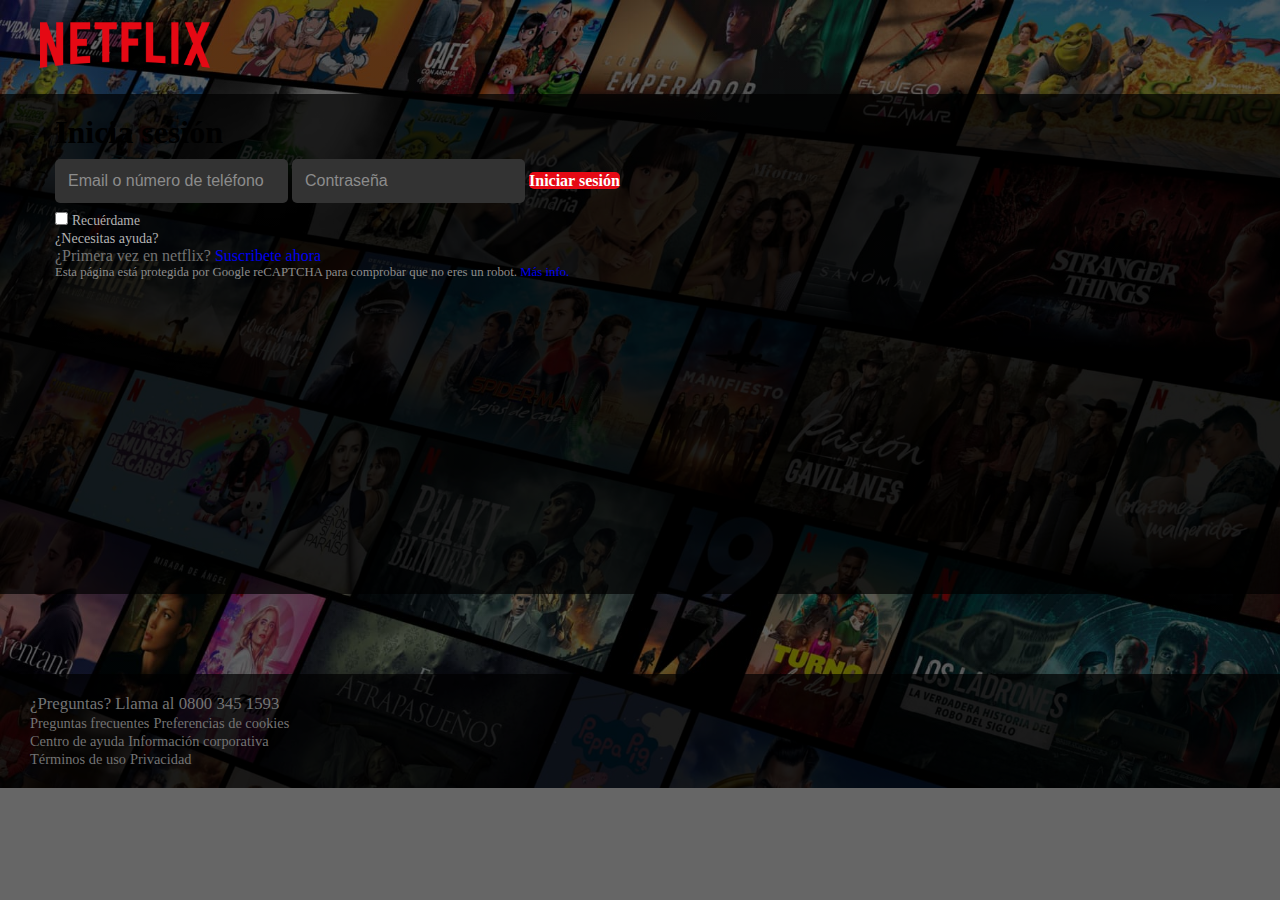
<file: index.html>
<!DOCTYPE html>
<html lang="en">
<head>
    <meta charset="UTF-8">
    <meta http-equiv="X-UA-Compatible" content="IE=edge">
    <meta name="viewport" content="width=device-width, initial-scale=1.0">
    <link href="https://cdn.jsdelivr.net/npm/bootstrap@5.2.0/dist/css/bootstrap.min.css" rel="stylesheet" integrity="sha384-gH2yIJqKdNHPEq0n4Mqa/HGKIhSkIHeL5AyhkYV8i59U5AR6csBvApHHNl/vI1Bx" crossorigin="anonymous">
    <link rel="stylesheet" href="css/style.css">
    <link rel="icon" type="image/x-icon" href="imgs/icons/IconNetflix.png">
    <title>Netflix</title>
</head>
<body class="bg-netflix">
    <div class="container-fluid d-flex flex-column justify-content-between h-auto">
        <header class="row">
            <div class="col">
                <a href="index.html">
                    <img src="imgs/logo/LogoNetflix.png" alt="" class="logo-netflix">
                </a>
            </div>
        </header>
        <main class="row px-5 h-auto">
            <div class="col-sm-12 col-md-9 col-lg-7 col-xl-5 col-xxl-3 mx-auto pb-5 h-auto bg-login rounded mb-4">
                <h1 class="text-white mb-4 mt-5 fw-semibold display-6">Inicia sesión</h1>
                <form action="">
                    <input type="text" id="usuario" placeholder="Email o número de teléfono" class="w-100 input-login" required>
                    <input type="password" id="password" placeholder="Contraseña" class="w-100 input-login" required>
                    <a href="secciones/users/usuariosNetflix.html" class="btn-login w-100 mt-4 mb-2 py-2 d-block text-center">Iniciar sesión</a>
                </form>
                <div class="helps d-flex justify-content-between">
                    <div class="checkbox">
                        <input type="checkbox" id="recordarCuenta">
                        <label for="recordarCuenta" class="labelRecordar">Recuérdame</label>
                    </div>
                    <a href="#" class="d-block text-link">¿Necesitas ayuda?</a>
                </div>
                <div class="footer-login my-5">
                    <p class="color-footer">¿Primera vez en netflix? <a href="#" class="text-white hover-underline">Suscribete ahora</a></p>

                    <div class="captcha">
                        <p class="text-chaptcha">Esta página está protegida por Google reCAPTCHA para comprobar que no eres un robot. <a href="#" class="hover-underline">Más info.</a></p>
                    </div>
                </div>
            </div>
        </main>
        <footer class="row footer mt-5">
            <div class="col-6 mx-auto telefono">
                <p class="text-tel">¿Preguntas? Llama al <a href="#">0800 345 1593</a></p>
            </div>
            <div class="col-10 links d-flex justify-content-evenly flex-wrap mx-auto">
                <div class="link1 d-flex flex-column flex-wrap my-2">
                    <a href="#" class="my-2">Preguntas frecuentes</a>
                    <a href="#" class="my-2">Preferencias de cookies</a>
                </div>
                <div class="link2 d-flex flex-column flex-wrap my-2">
                    <a href="#" class="my-2">Centro de ayuda</a>
                    <a href="#" class="my-2">Información corporativa</a>
                </div>
                <div class="link3 d-flex flex-column flex-wrap my-2">
                    <a href="#" class="my-2">Términos de uso</a>
                    <a href="#" class="my-2">Privacidad</a>
                </div>
                
                
            </div>
        </footer>
    </div>
    


<script src="https://cdn.jsdelivr.net/npm/bootstrap@5.2.0/dist/js/bootstrap.bundle.min.js" integrity="sha384-A3rJD856KowSb7dwlZdYEkO39Gagi7vIsF0jrRAoQmDKKtQBHUuLZ9AsSv4jD4Xa" crossorigin="anonymous"></script>
</body>
</html>
</file>
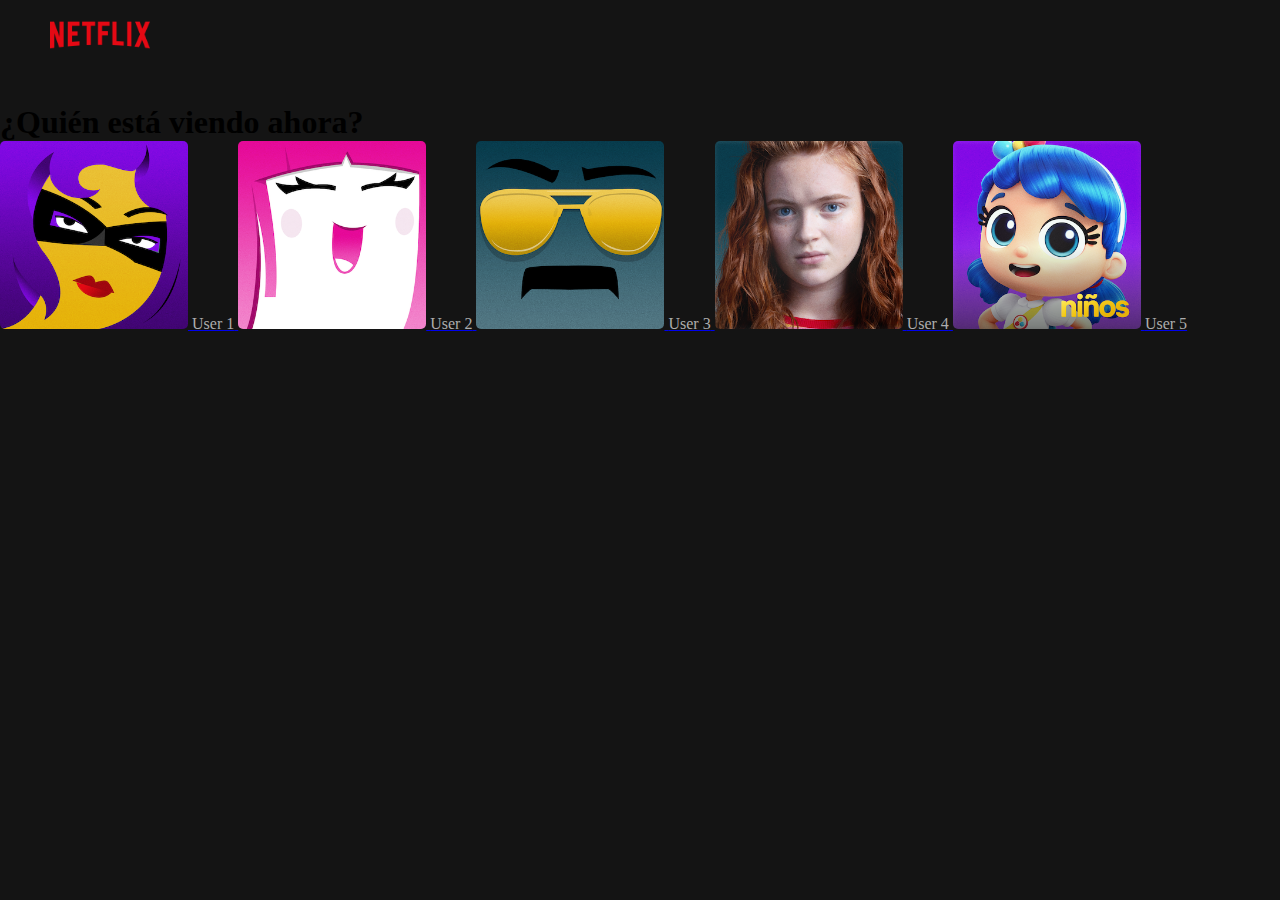
<file: users/usuariosNetflix.html>
<!DOCTYPE html>
<html lang="en">
<head>
    <meta charset="UTF-8">
    <meta http-equiv="X-UA-Compatible" content="IE=edge">
    <meta name="viewport" content="width=device-width, initial-scale=1.0">
    <link href="https://cdn.jsdelivr.net/npm/bootstrap@5.2.0/dist/css/bootstrap.min.css" rel="stylesheet" integrity="sha384-gH2yIJqKdNHPEq0n4Mqa/HGKIhSkIHeL5AyhkYV8i59U5AR6csBvApHHNl/vI1Bx" crossorigin="anonymous">
    <link rel="stylesheet" href="usuarios.css">
    <link rel="icon" type="image/x-icon" href="../imgs/icons/IconNetflix.png">
    <title>Usuarios de Netflix</title>
</head>
<body>

    <div class="container-fluid">
        <header class="row">
            <div class="col">
                <a href="../index.html">
                    <img src="../imgs/logo/LogoNetflix.png" alt="" class="logo-netflix">
                </a>
            </div>
        </header>
        <main class="row">
            <div class="col-12 my-5">
                <h1 class="display-1 text-white fw-normal text-center">¿Quién está viendo ahora?</h1>
            </div>
            <div class="col-12 col-sm-8 col-xxl-8 p-5 mx-auto d-flex justify-content-between flex-wrap">
                <a href="../peliculas/peliculas.html" class="d-flex flex-column text-decoration-none">
                    <img src="../imgs/usuarios/user1.png" alt="" class="img-user">
                    <span class="text-center h3 my-2">User 1</span>
                </a>
                <a href="../peliculas/peliculas.html" class="d-flex flex-column text-decoration-none">
                    <img src="../imgs/usuarios/user2.png" alt="" class="img-user">
                    <span class="text-center h3 my-2">User 2</span>
                </a>
                <a href="../peliculas/peliculas.html" class="d-flex flex-column text-decoration-none">
                    <img src="../imgs/usuarios/user3.png" alt="" class="img-user">
                    <span class="text-center h3 my-2">User 3</span>
                </a>
                <a href="../peliculas/peliculas.html" class="d-flex flex-column text-decoration-none">
                    <img src="../imgs/usuarios/user4.png" alt="" class="img-user">
                    <span class="text-center h3 my-2">User 4</span>
                </a>
                <a href="../peliculas/peliculas.html" class="d-flex flex-column text-decoration-none">
                    <img src="../imgs/usuarios/user5.png" alt="" class="img-user">
                    <span class="text-center h3 my-2">User 5</span>
                </a>
            </div>
        </main>
    </div>
    
    <script src="https://cdn.jsdelivr.net/npm/bootstrap@5.2.0/dist/js/bootstrap.bundle.min.js" integrity="sha384-A3rJD856KowSb7dwlZdYEkO39Gagi7vIsF0jrRAoQmDKKtQBHUuLZ9AsSv4jD4Xa" crossorigin="anonymous"></script>
</body>
</html>
</file>
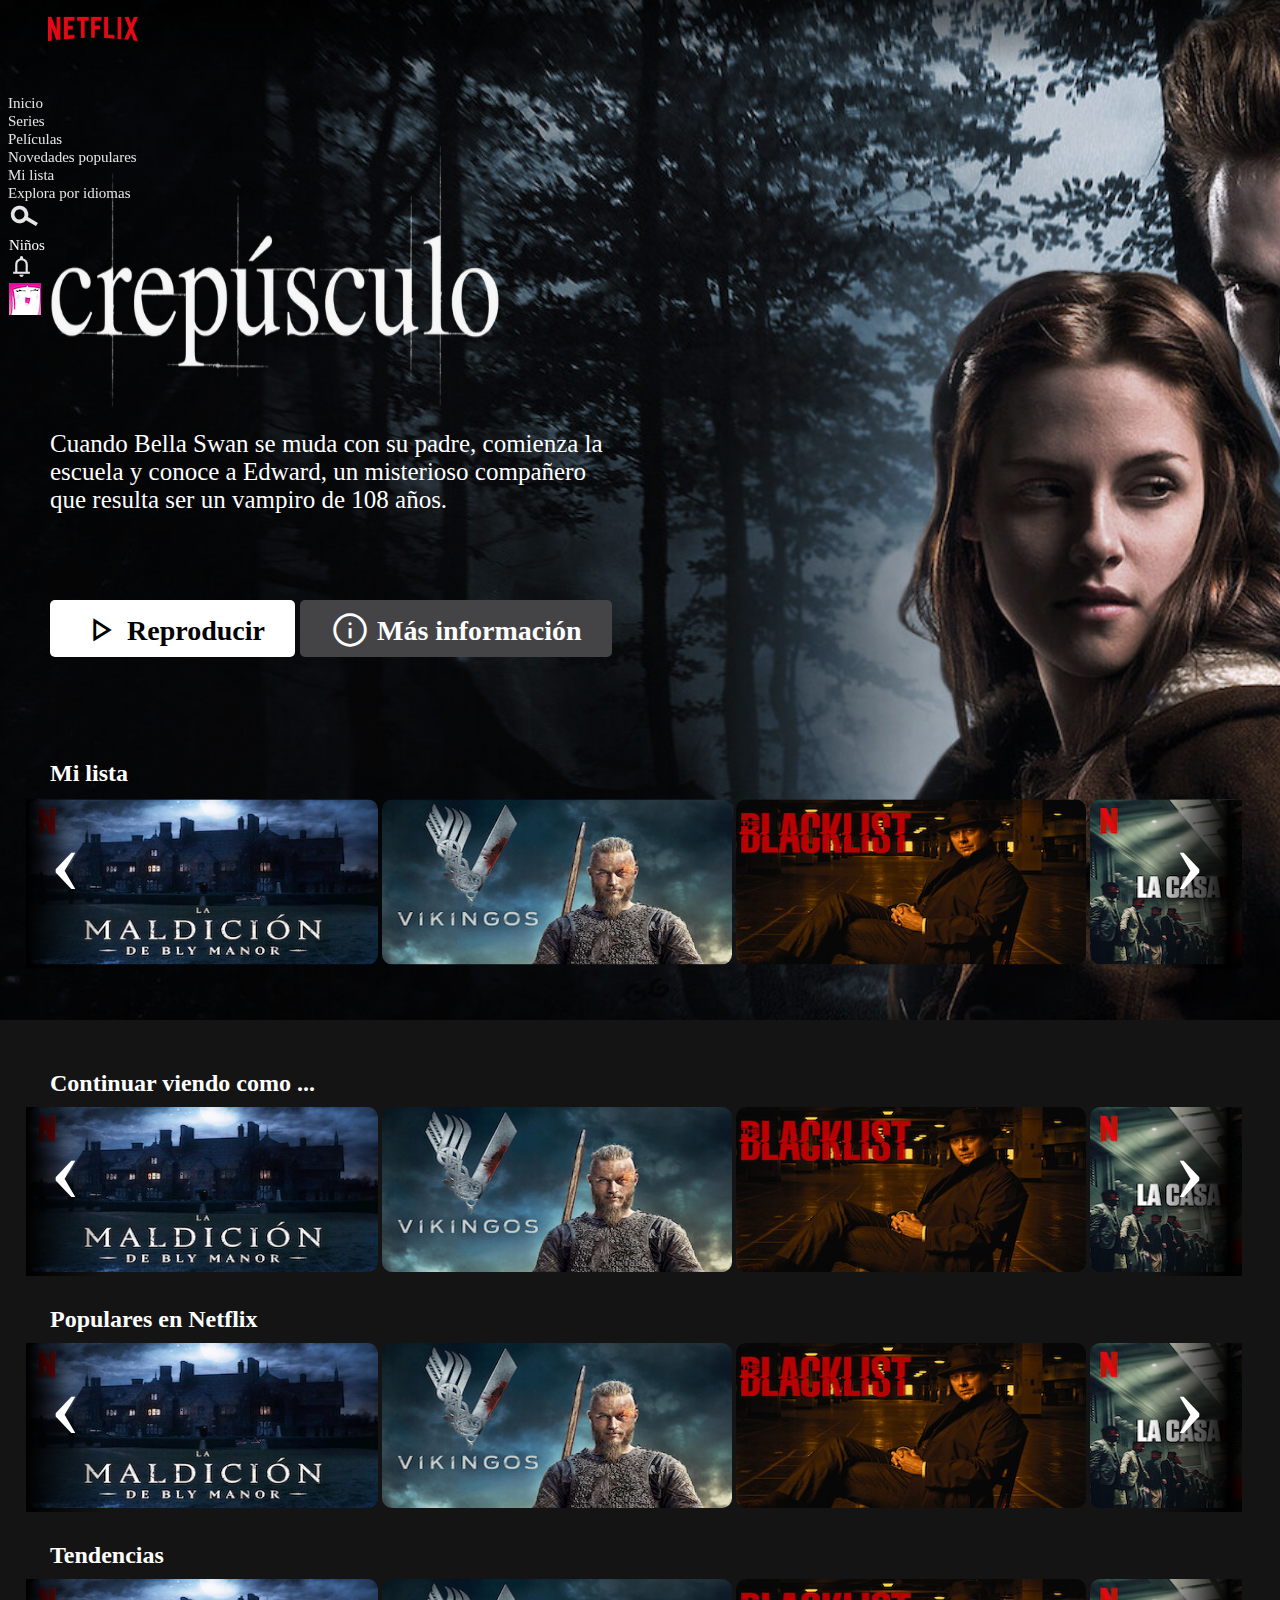
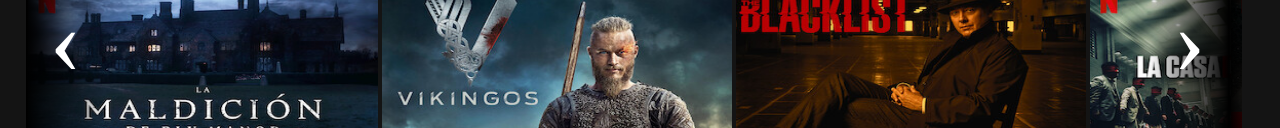
<file: secciones/peliculas/peliculas.html>
<!DOCTYPE html>
<html lang="en">
<head>
    <meta charset="UTF-8">
    <meta http-equiv="X-UA-Compatible" content="IE=edge">
    <meta name="viewport" content="width=device-width, initial-scale=1.0">
    <link href="https://cdn.jsdelivr.net/npm/bootstrap@5.2.0/dist/css/bootstrap.min.css" rel="stylesheet" integrity="sha384-gH2yIJqKdNHPEq0n4Mqa/HGKIhSkIHeL5AyhkYV8i59U5AR6csBvApHHNl/vI1Bx" crossorigin="anonymous">
    <link rel="stylesheet" href="https://fonts.googleapis.com/css2?family=Material+Symbols+Outlined:opsz,wght,FILL,GRAD@48,400,1,0" />
    <link rel="stylesheet" href="peliculas.css">
    <link rel="icon" type="image/x-icon" href="../../imgs/icons/IconNetflix.png">
    <title>Peliculas de Netflix</title>
</head>
<body>

    <!-- MENU DE NETFLIX -->
    <header class="menu d-flex justify-content-between">
        <nav class="row nav-primario">
            <ul class="d-flex ms-4">
                <li>
                    <a href="peliculas.html"><img src="../../imgs/logo/LogoNetflix.png" alt="" class="logo-netflix"></a>
                </li>
                <li class="pt-3 ms-4"><a href="#" class="fw-bold active text-white">Inicio</a></li>
                <li class="pt-3"><a href="#">Series</a></li>
                <li class="pt-3"><a href="#">Películas</a></li>
                <li class="pt-3"><a href="#">Novedades populares</a></li>
                <li class="pt-3"><a href="#">Mi lista</a></li>
                <li class="pt-3"><a href="#">Explora por idiomas</a></li>
            </ul>
        </nav>
        <nav class="row nav-secundario">
            <ul class="d-flex me-4 pt-3">
                <li class="d-flex position-relative">
                    <label for="buscador" id="labelBuscador"><span class="material-symbols-outlined fs-icon-rotate">search</span></label>
                    <input type="text" id="buscador" class="input-buscador">
                </li>
                <li><a href="#">Niños</a></li>
                <li>
                    <span class="material-symbols-outlined fs-icon">notifications</span>
                    <div class="hover-contenedor"></div>
                    <div class="contenedor-notificaciones">
                        <div class="contenido-notificacion">
                            <div class="img">
                                <img src="../../imgs/notificaciones/notificacion1.jpg" alt="">
                            </div>
                            <div class="contenido">
                                <p>Qué ver</p>
                                <p>Explora tus recomendaciones</p>
                                <span>Hace 2 días</span>
                            </div>
                        </div>
                        <hr>
                        <div class="contenido-notificacion">
                            <div class="img">
                                <img src="../../imgs/notificaciones/notificacion2.jpg" alt="">
                            </div>
                            <div class="contenido">
                                <p>Estreno</p>
                                <p>Alma</p>
                                <span>Hace 5 días</span>
                            </div>
                        </div>
                        <hr>
                        <div class="contenido-notificacion">
                            <div class="img">
                                <img src="../../imgs/notificaciones/notificacion3.jpg" alt="">
                            </div>
                            <div class="contenido">
                                <p>Ya disponible</p>
                                <p>Libro 3</p>
                                <span>Hace 1 semana</span>
                            </div>
                        </div>
                        <hr>
                        <div class="contenido-notificacion">
                            <div class="img">
                                <img src="../../imgs/notificaciones/notificacion4.jpg" alt="">
                            </div>
                            <div class="contenido">
                                <p>🔔 Recordatorio: Nueva temporada</p>
                                <p>La temporada 3 ya está disponible.</p>
                                <span>Hace 2 semana</span>
                            </div>
                        </div>
                        <hr>
                        <div class="contenido-notificacion">
                            <div class="img">
                                <img src="../../imgs/notificaciones/notificacion5.jpg" alt="">
                            </div>
                            <div class="contenido">
                                <p>🔔 Recordatorio: Ya disponible</p>
                                <p>Hwarang: The Beginning</p>
                                <span>Hace 1 mes</span>
                            </div>
                        </div>
                        <hr>
                        <div class="contenido-notificacion">
                            <div class="img">
                                <img src="../../imgs/notificaciones/notificacion1.jpg" alt="">
                            </div>
                            <div class="contenido">
                                <p>Qué ver</p>
                                <p>Explora tus recomendaciones</p>
                                <span>Hace 2 días</span>
                            </div>
                        </div>
                        <hr>
                        <div class="contenido-notificacion">
                            <div class="img">
                                <img src="../../imgs/notificaciones/notificacion2.jpg" alt="">
                            </div>
                            <div class="contenido">
                                <p>Estreno</p>
                                <p>Alma</p>
                                <span>Hace 5 días</span>
                            </div>
                        </div>
                        <hr>
                        <div class="contenido-notificacion">
                            <div class="img">
                                <img src="../../imgs/notificaciones/notificacion3.jpg" alt="">
                            </div>
                            <div class="contenido">
                                <p>Ya disponible</p>
                                <p>Libro 3</p>
                                <span>Hace 1 semana</span>
                            </div>
                        </div>
                        <hr>
                        <div class="contenido-notificacion">
                            <div class="img">
                                <img src="../../imgs/notificaciones/notificacion4.jpg" alt="">
                            </div>
                            <div class="contenido">
                                <p>🔔 Recordatorio: Nueva temporada</p>
                                <p>La temporada 3 ya está disponible.</p>
                                <span>Hace 2 semana</span>
                            </div>
                        </div>
                        <hr>
                        <div class="contenido-notificacion">
                            <div class="img">
                                <img src="../../imgs/notificaciones/notificacion5.jpg" alt="">
                            </div>
                            <div class="contenido">
                                <p>🔔 Recordatorio: Ya disponible</p>
                                <p>Hwarang: The Beginning</p>
                                <span>Hace 1 mes</span>
                            </div>
                        </div>
                    </div>
                </li>
                
                <li class="me-5">
                    <img src="../../imgs/usuarios/user2Mini.png" alt="" class="rounded img-users-hover">
                    <div class="hover-contenedor-users"></div>
                    <div class="contenedor-usuarios">
                        <div class="usuario">
                            <a href="" class="d-flex hover-underline">
                                <img src="../../imgs/usuarios/user2Mini.png" alt="" class="rounded h-100">
                                <p class="text-white ms-3 pt-1">User 1</p>
                            </a>
                        </div>

                        <div class="usuario my-1">
                            <a href="" class="d-flex hover-underline">
                                <img src="../../imgs/usuarios/user2Mini.png" alt="" class="rounded h-100">
                                <p class="text-white ms-3 pt-1">User 2</p>
                            </a>
                        </div>

                        <div class="usuario my-1">
                            <a href="" class="d-flex hover-underline">
                                <img src="../../imgs/usuarios/user2Mini.png" alt="" class="rounded h-100">
                                <p class="text-white ms-3 pt-1">User 3</p>
                            </a>
                        </div>

                        <div class="usuario my-1">
                            <a href="" class="d-flex hover-underline">
                                <img src="../../imgs/usuarios/user2Mini.png" alt="" class="rounded h-100">
                                <p class="text-white ms-3 pt-1">User 4</p>
                            </a>
                        </div>

                        <div class="mt-2">
                            <a href="" class="d-flex hover-underline">
                                <span class="material-symbols-outlined fs-icon">edit</span>
                                <p class="text-white ms-3 pt-1">Administrar perfiles</p>
                            </a>
                        </div>

                        <div class="cuenta mt-2">
                            <a href="" class="d-flex hover-underline">
                                <span class="material-symbols-outlined fs-icon">person</span>
                                <p class="text-white ms-3 pt-1">Cuenta</p>
                            </a>
                        </div>

                        <div class="cuenta mt-2">
                            <a href="" class="d-flex hover-underline">
                                <span class="material-symbols-outlined fs-icon">person</span>
                                <p class="text-white ms-3 pt-1">Centro de ayuda</p>
                            </a>
                        </div>

                        <hr>

                        <div class="cuenta">
                            <a href="../../index.html" class="d-flex hover-underline">
                                <p class="text-white text-center ps-3">Cerrar sesión en Netflix</p>
                            </a>
                        </div>
                    </div>
                </li>
            </ul>
        </nav>
    </header>

    <!-- SLIDER Y FONDO GRANDE DE NETFLIX -->
    <section class="container-fluid bg-inicio">
        <span>
            <img src="../../imgs/peliculas/logoBgInicio.png" alt="" class="icon-inicio-bg">
            <p class="text-inicio">Cuando Bella Swan se muda con su padre, comienza la escuela y conoce a Edward, un misterioso compañero que resulta ser un vampiro de 108 años.</p>
            <a href="https://www.netflix.com/watch/70099113?trackId=251973876&tctx=0%2C0%2Ce1466f4b-806c-4656-83da-61322b14e103-66178047%2CGPS_0069BF84A5FBAC85E73553E239F30A-6FE10057435A9E-75D519645C_p_1661435801604%2CGPS_0069BF84A5FBAC85E73553E239F30A_p_1661435801604%2C%2C%2C%2C" class="icon-play-bg text-center">
                <span class="material-symbols-outlined span-play">play_arrow</span>
                Reproducir
            </a>

            <a href="" class="icon-info-bg text-center">
                <span class="material-symbols-outlined span-info">info</span>
                Más información
            </a>
        </span>
        <!-- SLIDER - CAROUSEL -->
        <h2 class="d-inline-block titulo-primer-carousel">Mi lista</h2>
        <div class="wrapper">
            <section id="section1">
                <a href="#section3">‹</a>
                <div class="item">
                    <img src="../../imgs/peliculas/pelicula1.jpg">
                </div>
                <div class="item">
                    <img src="../../imgs/peliculas/pelicula2.jpg">
                </div>
                <div class="item">
                    <img src="../../imgs/peliculas/pelicula3.jpg">
                </div>
                <div class="item">
                    <img src="../../imgs/peliculas/pelicula4.jpg">
                </div>
                <div class="item">
                    <img src="../../imgs/peliculas/pelicula5.jpg">
                </div>
                <a href="#section2">›</a>
            </section>
            <section id="section2">
                <a href="#section1">‹</a>
                <div class="item">
                    <img src="../../imgs/peliculas/pelicula6.jpg">
                </div>
                <div class="item">
                    <img src="../../imgs/peliculas/pelicula7.jpg">
                </div>
                <div class="item">
                    <img src="../../imgs/peliculas/pelicula1.jpg">
                </div>
                <div class="item">
                    <img src="../../imgs/peliculas/pelicula2.jpg">
                </div>
                <div class="item">
                    <img src="../../imgs/peliculas/pelicula3.jpg">
                </div>
                <a href="#section3">›</a>
            </section>
        
            <section id="section3">
                <a href="#section2">‹</a>
                <div class="item">
                    <img src="../../imgs/peliculas/pelicula4.jpg">
                </div>
                <div class="item">
                    <img src="../../imgs/peliculas/pelicula5.jpg">
                </div>
                <div class="item">
                    <img src="../../imgs/peliculas/pelicula6.jpg">
                </div>
                <div class="item">
                    <img src="../../imgs/peliculas/pelicula7.jpg">
                </div>
                <div class="item">
                    <img src="../../imgs/peliculas/pelicula1.jpg">
                </div>
                <a href="#section1">›</a>
            </section>
        </div>
    </section>

    <main class="container-fluid contenedor-main mb-5">
        <!-- SLIDER - CAROUSEL -->
        <h2 class="d-inline-block">Continuar viendo como ...</h2>
        <div class="wrapper-main">
            <section id="section4">
                <a href="#section6">‹</a>
                <div class="item">
                    <img src="../../imgs/peliculas/pelicula1.jpg">
                </div>
                <div class="item">
                    <img src="../../imgs/peliculas/pelicula2.jpg">
                </div>
                <div class="item">
                    <img src="../../imgs/peliculas/pelicula3.jpg">
                </div>
                <div class="item">
                    <img src="../../imgs/peliculas/pelicula4.jpg">
                </div>
                <div class="item">
                    <img src="../../imgs/peliculas/pelicula5.jpg">
                </div>
                <a href="#section5">›</a>
            </section>
            <section id="section5">
                <a href="#section4">‹</a>
                <div class="item">
                    <img src="../../imgs/peliculas/pelicula6.jpg">
                </div>
                <div class="item">
                    <img src="../../imgs/peliculas/pelicula7.jpg">
                </div>
                <div class="item">
                    <img src="../../imgs/peliculas/pelicula1.jpg">
                </div>
                <div class="item">
                    <img src="../../imgs/peliculas/pelicula2.jpg">
                </div>
                <div class="item">
                    <img src="../../imgs/peliculas/pelicula3.jpg">
                </div>
                <a href="#section6">›</a>
            </section>

            <section id="section6">
                <a href="#section5">‹</a>
                <div class="item">
                    <img src="../../imgs/peliculas/pelicula4.jpg">
                </div>
                <div class="item">
                    <img src="../../imgs/peliculas/pelicula5.jpg">
                </div>
                <div class="item">
                    <img src="../../imgs/peliculas/pelicula6.jpg">
                </div>
                <div class="item">
                    <img src="../../imgs/peliculas/pelicula7.jpg">
                </div>
                <div class="item">
                    <img src="../../imgs/peliculas/pelicula1.jpg">
                </div>
                <a href="#section4">›</a>
            </section>
        </div>

        <h2 class="d-inline-block">Populares en Netflix</h2>
        <div class="wrapper-main">
            <section id="section7">
                <a href="#section9">‹</a>
                <div class="item">
                    <img src="../../imgs/peliculas/pelicula1.jpg">
                </div>
                <div class="item">
                    <img src="../../imgs/peliculas/pelicula2.jpg">
                </div>
                <div class="item">
                    <img src="../../imgs/peliculas/pelicula3.jpg">
                </div>
                <div class="item">
                    <img src="../../imgs/peliculas/pelicula4.jpg">
                </div>
                <div class="item">
                    <img src="../../imgs/peliculas/pelicula5.jpg">
                </div>
                <a href="#section8">›</a>
            </section>
            <section id="section8">
                <a href="#section7">‹</a>
                <div class="item">
                    <img src="../../imgs/peliculas/pelicula6.jpg">
                </div>
                <div class="item">
                    <img src="../../imgs/peliculas/pelicula7.jpg">
                </div>
                <div class="item">
                    <img src="../../imgs/peliculas/pelicula1.jpg">
                </div>
                <div class="item">
                    <img src="../../imgs/peliculas/pelicula2.jpg">
                </div>
                <div class="item">
                    <img src="../../imgs/peliculas/pelicula3.jpg">
                </div>
                <a href="#section9">›</a>
            </section>

            <section id="section9">
                <a href="#section8">‹</a>
                <div class="item">
                    <img src="../../imgs/peliculas/pelicula4.jpg">
                </div>
                <div class="item">
                    <img src="../../imgs/peliculas/pelicula5.jpg">
                </div>
                <div class="item">
                    <img src="../../imgs/peliculas/pelicula6.jpg">
                </div>
                <div class="item">
                    <img src="../../imgs/peliculas/pelicula7.jpg">
                </div>
                <div class="item">
                    <img src="../../imgs/peliculas/pelicula1.jpg">
                </div>
                <a href="#section7">›</a>
            </section>
        </div>

        <h2 class="d-inline-block">Tendencias</h2>
        <div class="wrapper-main">
            <section id="section10">
                <a href="#section12">‹</a>
                <div class="item">
                    <img src="../../imgs/peliculas/pelicula1.jpg">
                </div>
                <div class="item">
                    <img src="../../imgs/peliculas/pelicula2.jpg">
                </div>
                <div class="item">
                    <img src="../../imgs/peliculas/pelicula3.jpg">
                </div>
                <div class="item">
                    <img src="../../imgs/peliculas/pelicula4.jpg">
                </div>
                <div class="item">
                    <img src="../../imgs/peliculas/pelicula5.jpg">
                </div>
                <a href="#section11">›</a>
            </section>
            <section id="section11">
                <a href="#section10">‹</a>
                <div class="item">
                    <img src="../../imgs/peliculas/pelicula6.jpg">
                </div>
                <div class="item">
                    <img src="../../imgs/peliculas/pelicula7.jpg">
                </div>
                <div class="item">
                    <img src="../../imgs/peliculas/pelicula1.jpg">
                </div>
                <div class="item">
                    <img src="../../imgs/peliculas/pelicula2.jpg">
                </div>
                <div class="item">
                    <img src="../../imgs/peliculas/pelicula3.jpg">
                </div>
                <a href="#section12">›</a>
            </section>

            <section id="section12">
                <a href="#section11">‹</a>
                <div class="item">
                    <img src="../../imgs/peliculas/pelicula4.jpg">
                </div>
                <div class="item">
                    <img src="../../imgs/peliculas/pelicula5.jpg">
                </div>
                <div class="item">
                    <img src="../../imgs/peliculas/pelicula6.jpg">
                </div>
                <div class="item">
                    <img src="../../imgs/peliculas/pelicula7.jpg">
                </div>
                <div class="item">
                    <img src="../../imgs/peliculas/pelicula1.jpg">
                </div>
                <a href="#section10">›</a>
            </section>
        </div>

    </main>

    <script src="https://cdn.jsdelivr.net/npm/bootstrap@5.2.0/dist/js/bootstrap.bundle.min.js" integrity="sha384-A3rJD856KowSb7dwlZdYEkO39Gagi7vIsF0jrRAoQmDKKtQBHUuLZ9AsSv4jD4Xa" crossorigin="anonymous"></script>
    <script>
        const labelBuscador = document.getElementById('labelBuscador')
            labelBuscador.addEventListener('click', () => {
                document.getElementById('buscador').style.display = 'block'
                labelBuscador.style.position = 'absolute';
                labelBuscador.style.top = '5px';
                labelBuscador.style.left = '5px'
            })
    </script>
</body>
</html>
</file>
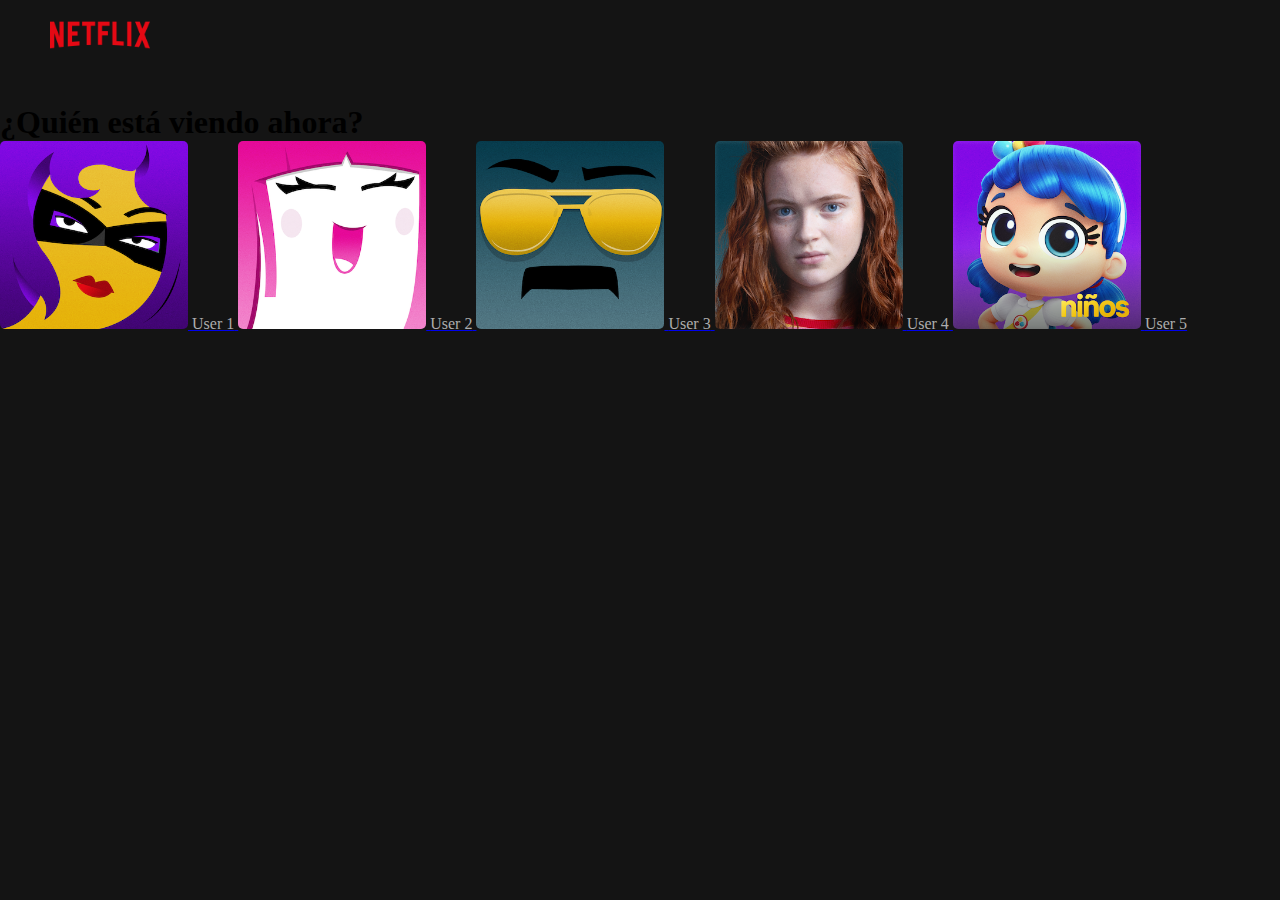
<file: secciones/users/usuariosNetflix.html>
<!DOCTYPE html>
<html lang="en">
<head>
    <meta charset="UTF-8">
    <meta http-equiv="X-UA-Compatible" content="IE=edge">
    <meta name="viewport" content="width=device-width, initial-scale=1.0">
    <link href="https://cdn.jsdelivr.net/npm/bootstrap@5.2.0/dist/css/bootstrap.min.css" rel="stylesheet" integrity="sha384-gH2yIJqKdNHPEq0n4Mqa/HGKIhSkIHeL5AyhkYV8i59U5AR6csBvApHHNl/vI1Bx" crossorigin="anonymous">
    <link rel="stylesheet" href="usuarios.css">
    <link rel="icon" type="image/x-icon" href="../../imgs/icons/IconNetflix.png">
    <title>Usuarios de Netflix</title>
</head>
<body>

    <div class="container-fluid">
        <header class="row">
            <div class="col">
                <a href="../../index.html">
                    <img src="../../imgs/logo/LogoNetflix.png" alt="" class="logo-netflix">
                </a>
            </div>
        </header>
        <main class="row">
            <div class="col-12 my-5">
                <h1 class="display-1 text-white fw-normal text-center">¿Quién está viendo ahora?</h1>
            </div>
            <div class="col-12 col-sm-8 col-xxl-8 p-5 mx-auto d-flex justify-content-between flex-wrap">
                <a href="../peliculas/peliculas.html" class="d-flex flex-column text-decoration-none">
                    <img src="../../imgs/usuarios/user1.png" alt="" class="img-user">
                    <span class="text-center h3 my-2">User 1</span>
                </a>
                <a href="../peliculas/peliculas.html" class="d-flex flex-column text-decoration-none">
                    <img src="../../imgs/usuarios/user2.png" alt="" class="img-user">
                    <span class="text-center h3 my-2">User 2</span>
                </a>
                <a href="../peliculas/peliculas.html" class="d-flex flex-column text-decoration-none">
                    <img src="../../imgs/usuarios/user3.png" alt="" class="img-user">
                    <span class="text-center h3 my-2">User 3</span>
                </a>
                <a href="../peliculas/peliculas.html" class="d-flex flex-column text-decoration-none">
                    <img src="../../imgs/usuarios/user4.png" alt="" class="img-user">
                    <span class="text-center h3 my-2">User 4</span>
                </a>
                <a href="../peliculas/peliculas.html" class="d-flex flex-column text-decoration-none">
                    <img src="../../imgs/usuarios/user5.png" alt="" class="img-user">
                    <span class="text-center h3 my-2">User 5</span>
                </a>
            </div>
        </main>
    </div>
    
    <script src="https://cdn.jsdelivr.net/npm/bootstrap@5.2.0/dist/js/bootstrap.bundle.min.js" integrity="sha384-A3rJD856KowSb7dwlZdYEkO39Gagi7vIsF0jrRAoQmDKKtQBHUuLZ9AsSv4jD4Xa" crossorigin="anonymous"></script>
</body>
</html>
</file>
<file: css/style.css>
* {
    margin: 0;
    padding: 0;
    box-sizing: border-box;
}
html {
    scroll-behavior: smooth;
}
body {
    overflow: hidden;
}

.logo-netflix {
    width: 170px;
    position: relative;
    top: -40px;
    left: 40px;
}

.bg-netflix {
    background-image: linear-gradient(0deg, rgba(0, 0, 0, 0.5), rgba(0, 0, 0, 0.5)),url('../imgs/BgLogin.jpg');
    background-color: rgba(0,0,0,0.6);
	background-size: cover;
	background-repeat: no-repeat;
    overflow: auto;
    width: 100%;
    height: auto;
}

.bg-login {
    position: relative;
    top: -80px;
    height: 500px;
    background-color: rgba(0, 0, 0, 0.705);
    padding: 20px 55px;
}
.bg-login:hover {
    color: #fff;
}

.input-login{
    background: #333333;
    padding: 13px;
    border: none;
    border-radius: 5px;
    font-size: 1rem;
    margin: 8px 0 ;
    color: #fff;
}

.input-login:focus {
    outline: none;
    background-color: #454545;
}

.input-login::placeholder {
    color: #8C8C8C;
}

.labelRecordar {
    color: #B3B3B3;
    font-size: 0.85rem;
}

#recordarCuenta:checked {
    accent-color: #E6E6E6;
}
.hover-underline {
    text-decoration: none;
}
.hover-underline:hover {
    text-decoration: underline;
}
.text-chaptcha {
    font-size: .8rem;
    color: #8C8C8C;
}

.text-tel {
    color: #737373;
    font-size: 1.05rem;
}
.text-tel a{
    text-decoration: none;
    color: #737373;
}

.text-tel a:hover{
    text-decoration: underline;
}

.text-link {
    color: #B3B3B3;
    text-decoration: none;
    font-size: 0.88rem;
}
.text-link:hover {
    color: #B3B3B3;
    text-decoration: underline;
}

.color-footer {
    color: #737373;
}

.footer {
    width: 100vw;
    height: auto;
    padding: 20px 30px;
    background-color: rgba(0, 0, 0, 0.705);
}

.links a{
    color: #737373;
    text-decoration: none;
    font-size: .9rem;
}
.links a:hover {
    text-decoration: underline;
}

.btn-login {
    border: none;
    background-color: #E50914;
    color: #fff;
    font-size: 1rem;
    font-weight: 700;
    border-radius: 5px;
    text-decoration: none;
}

.btn-login:hover {
    color: #fff;
}
</file>
<file: users/usuarios.css>
* {
    margin: 0;
    padding: 0;
    box-sizing: border-box;
}
html {
    scroll-behavior: smooth;
}

body {
    background-color: #141414;
}

.logo-netflix{
    width: 100px;
    position: relative;
    top: -15px;
    left: 50px;
}

.img-user {
    width: 188px;
    border-radius: 5px;
}
.img-user:hover {
    /* border: solid 3px #fff; */
    outline: solid 4px #fff;
}
.img-user ~ span {
    color: #adadad;
}

.img-user:hover ~ span {
    color: #fff;
}
</file>
<file: secciones/peliculas/peliculas.css>
:root{
	--itemGrow: 1.2;
	--duration: 250ms;
}
* {
	margin: 0;
	padding: 0;
	box-sizing: border-box;
}
html {
    scroll-behavior: smooth;
}
body {
    background-color: #141414;
	overflow-y: auto;
}
/* ----------------MENUS--------------------- */

/* Primer Menu */
.menu {
    position: fixed;
	z-index: 6;
	background: rgb(0,0,0);
	background: linear-gradient(0deg, rgba(0, 0, 0, 0) 0%, rgba(0, 0, 0, 0.589) 100%);
	width: 100%;
	height: 70px;
}
.menu .nav-primario ul {
	list-style: none;
}

.menu .nav-primario ul li a{
	text-decoration: none;
	color: #e5e5e5;
	font-size: 15px;
	margin: auto 8px;
	font-weight: 300;
}

.menu .nav-primario ul li:nth-child(2) a{
	cursor:default;
}

.menu .nav-primario ul li a:hover {
	color: #B3B3B3;
	transition: all .4s;
}

/* Segundo Menu */

.menu .nav-secundario ul {
	list-style: none;
}

.menu .nav-secundario ul li {
	margin: auto 9px;
	color: #e5e5e5;
}

.menu .nav-secundario ul li a {
	font-size: 15px;
	text-decoration: none;
	color: #fff;
}


.menu .nav-secundario ul li input{
	width: 250px;
	display: none;
	background-color: #000;
	border: double 1px #fff;
	padding: 5px 0;
	padding-left: 35px;
	color: #fff;
}

.input-buscador {
	animation: aparecerBuscador .6s;
}

@keyframes aparecerBuscador {
	0% {
		width: 0%;
	}

	100%{
		width: 100%;
	}
}



/* -----------FONDO DE INICIO DE NETFLIX------------- */
.bg-inicio {
	position: relative;
	background-image: linear-gradient(90deg, rgba(0, 0, 0, 0.45), rgba(0, 0, 0, 0)),url('../../imgs/peliculas/BgInicioNetflix.jpg');
    background-color: rgba(0,0,0, 0);
	background-repeat: no-repeat;
	background-size: cover;
	width: 100%;
	min-height: 1020px;
}

.icon-inicio-bg {
	position: absolute;
	width: 450px;
	height: 300px;
	top: 110px;
	left: 50px;
}

.text-inicio {
	width: 560px;
	height: 300px;
	top: 430px;
	font-size: 25px;
	color: #fff;
	font-weight: 500;
	left: 50px;
	position: absolute;
}
/* play */
.icon-play-bg {
	width: auto;
	padding: 0px 30px 10px 30px;
	border-radius: 5px;
	font-size: 25px;
	top: 600px;
	background: #fff;
	font-size: 28px;
	color: #000;
	font-weight: 600;
	left: 50px;
	position: absolute;
	text-decoration: none;
}

.icon-play-bg:hover {
	background: #ccc;
	color: #000;
}

.span-play {
	position: relative;
	top: 10px;
	font-size: 40px;
}
/* info */

.icon-info-bg {
	width: auto;
	padding: 0px 30px 10px 30px;
	border-radius: 5px;
	font-size: 25px;
	position: absolute;
	top: 600px;
	background: #444447;
	font-size: 28px;
	color: #fff;
	font-weight: 600;
	left: 300px;
	text-decoration: none;
}

.icon-info-bg:hover {
	background: #313133b7;
	color: #fff;
}

.span-info {
	position: relative;
	top: 10px;
	font-size: 40px;
}
/* logo netflix */
.logo-netflix{
    width: 90px;
	position: relative;
	top: -16px;
	margin-left: 40px;
}


/* NOTIFICACIONES */

.fs-icon {
	font-size: 25px;
	cursor: pointer;
}

.fs-icon-rotate {
	font-size: 30px;
	transform: rotate(-15deg);
	font-weight: 900;
	cursor: pointer;
}

.contenedor-notificaciones {
	border-top: 2px solid #fff;
	position: absolute;
	top: 75px;
	right: 120px;
	width: 400px;
	background-color: rgba(0, 0, 0, 0.8);
	height: 70vh;
	overflow: hidden;
	overflow-y: scroll; 
	display: none;
	flex-direction: column;
	padding: 20px 10px 15px 15px;
}



.hover-contenedor {
	position: absolute;
	top: 45px;
	right: 120px;
	width: 80px;
	background-color: transparent;
	height: 50px;
}

.hover-contenedor:hover ~ .contenedor-notificaciones{
	display: flex;
}

.fs-icon:hover ~ .contenedor-notificaciones{
	display: flex;
}

.contenedor-notificaciones:hover {
	display: flex;
}



.contenedor-notificaciones .contenido-notificacion {
	width: 95%;
	height: auto;
	display: flex;
	margin: 0 auto;
}

.contenedor-notificaciones .contenido-notificacion .img {
	padding-right: 15px;
	margin-top: 15px;
}

.contenedor-notificaciones .contenido-notificacion .contenido {
	display: flex;
	flex-direction: column;
}

.contenedor-notificaciones .contenido-notificacion .contenido p {
	font-size: 16px;
	font-weight: 500;
	color: #fff;
	display: inline;
	margin: 0 0;
}

.contenedor-notificaciones .contenido-notificacion .contenido span {
	font-size: 12px;
	color: #808080;
}


/* usuarios dentro de la page */

.contenedor-usuarios{
	position: absolute;
	top: 75px;
	right: 70px;
	width: 218px;
	background-color: rgba(0, 0, 0, 0.95);
	height: 400px;
	display: none;
	overflow: hidden;
	flex-direction: column;
	padding: 20px 10px 15px 15px;
}

.hover-underline {
	font-size: 13px;
	line-height: 18px;
}

.hover-underline:hover > p {
	text-decoration: underline;
}



.hover-contenedor-users {
	position: absolute;
	top: 49px;
	right: 70px;
	width: 50px;
	background-color: transparent;
	height: 50px;
}

.hover-contenedor-users:hover ~ .contenedor-usuarios{
	display: flex;
}

.img-users-hover {
	cursor: pointer;
}

.img-users-hover:hover ~ .contenedor-usuarios{
	display: flex;
}

.contenedor-usuarios:hover {
	display: flex;
}


/* caruousel */

.titulo-primer-carousel {
	position: relative;
	top: 760px;
	left: 50px;
	color: #fff;
}

.wrapper {
	transform: translate(0, 360%);
	display: grid;
	grid-template-columns: repeat(3, 99%);
	margin-left: 10px;
	overflow: hidden;
	scroll-behavior: smooth;
	width: 95%;
	height: auto;
	margin-left: 2%;
}
.wrapper section {
	width: 100%;
	position: relative;
	display: grid;
	grid-template-columns: repeat(5, auto);
	margin: 20px 0;
}

.wrapper section .item {
	padding: 0 2px;
	transition: 250ms all;
	cursor: pointer;

}

.wrapper section .item img {
	border-radius: 10px;
	height: 165px;
	width: 350px;
}

.wrapper section .item:hover {
	margin: 0 40px;
	transform: scale(1.25);
}

.wrapper section a {
	position: absolute;
	color: #fff;
	text-decoration: none;
	font-size: 6em;
	background: black;
	width: 80px;
	padding: 20px;
	padding-top: 5px;
	text-align: center;
	z-index: 1;
}

.wrapper section a:nth-of-type(1) {
	top: 0;
	bottom: 0;
	left: 0;
	background: linear-gradient(-90deg, rgba(0, 0, 0, 0) 0%, black 100%);
}

.wrapper section a:nth-of-type(2) {
	top: 0;
	bottom: 0;
	right: 0;
	background: linear-gradient(90deg, rgba(0, 0, 0, 0) 0%, black 100%);
}




/* CAROUSEL DEL MAIN */


.contenedor-main {
	overflow: hidden;
	position: relative;
}

.contenedor-main h2 {
	color: #fff;
	position: relative;
	top: 50px;
	left: 50px;
}

.wrapper-main {
	position: relative;
	top: 40px;
	display: grid;
	grid-template-columns: repeat(3, 99%);
	overflow: hidden;
	scroll-behavior: smooth;
	width: 95%;
	height: auto;
	margin-left: 2%;
}

.wrapper-main section {
	width: 100%;
	position: relative;
	display: grid;
	grid-template-columns: repeat(5, auto);
	margin: 20px 0;
}

.wrapper-main section .item {
	padding: 0 2px;
	transition: 250ms all;
	cursor: pointer;

}

.wrapper-main section .item img {
	border-radius: 10px;
	height: 165px;
	width: 350px;
}

.wrapper-main section .item:hover {
	margin: 0 40px;
	transform: scale(1.25);
}

.wrapper-main section a {
	position: absolute;
	color: #fff;
	text-decoration: none;
	font-size: 6em;
	background: black;
	width: 80px;
	padding: 20px;
	padding-top: 5px;
	text-align: center;
	z-index: 1;
}

.wrapper-main section a:nth-of-type(1) {
	top: 0;
	bottom: 0;
	left: 0;
	background: linear-gradient(-90deg, rgba(0, 0, 0, 0) 0%, black 100%);
}

.wrapper-main section a:nth-of-type(2) {
	top: 0;
	bottom: 0;
	right: 0;
	background: linear-gradient(90deg, rgba(0, 0, 0, 0) 0%, black 100%);
}
</file>
<file: secciones/users/usuarios.css>
* {
    margin: 0;
    padding: 0;
    box-sizing: border-box;
}
html {
    scroll-behavior: smooth;
}

body {
    background-color: #141414;
}

.logo-netflix{
    width: 100px;
    position: relative;
    top: -15px;
    left: 50px;
}

.img-user {
    width: 188px;
    border-radius: 5px;
}
.img-user:hover {
    /* border: solid 3px #fff; */
    outline: solid 4px #fff;
}
.img-user ~ span {
    color: #adadad;
}

.img-user:hover ~ span {
    color: #fff;
}
</file>
